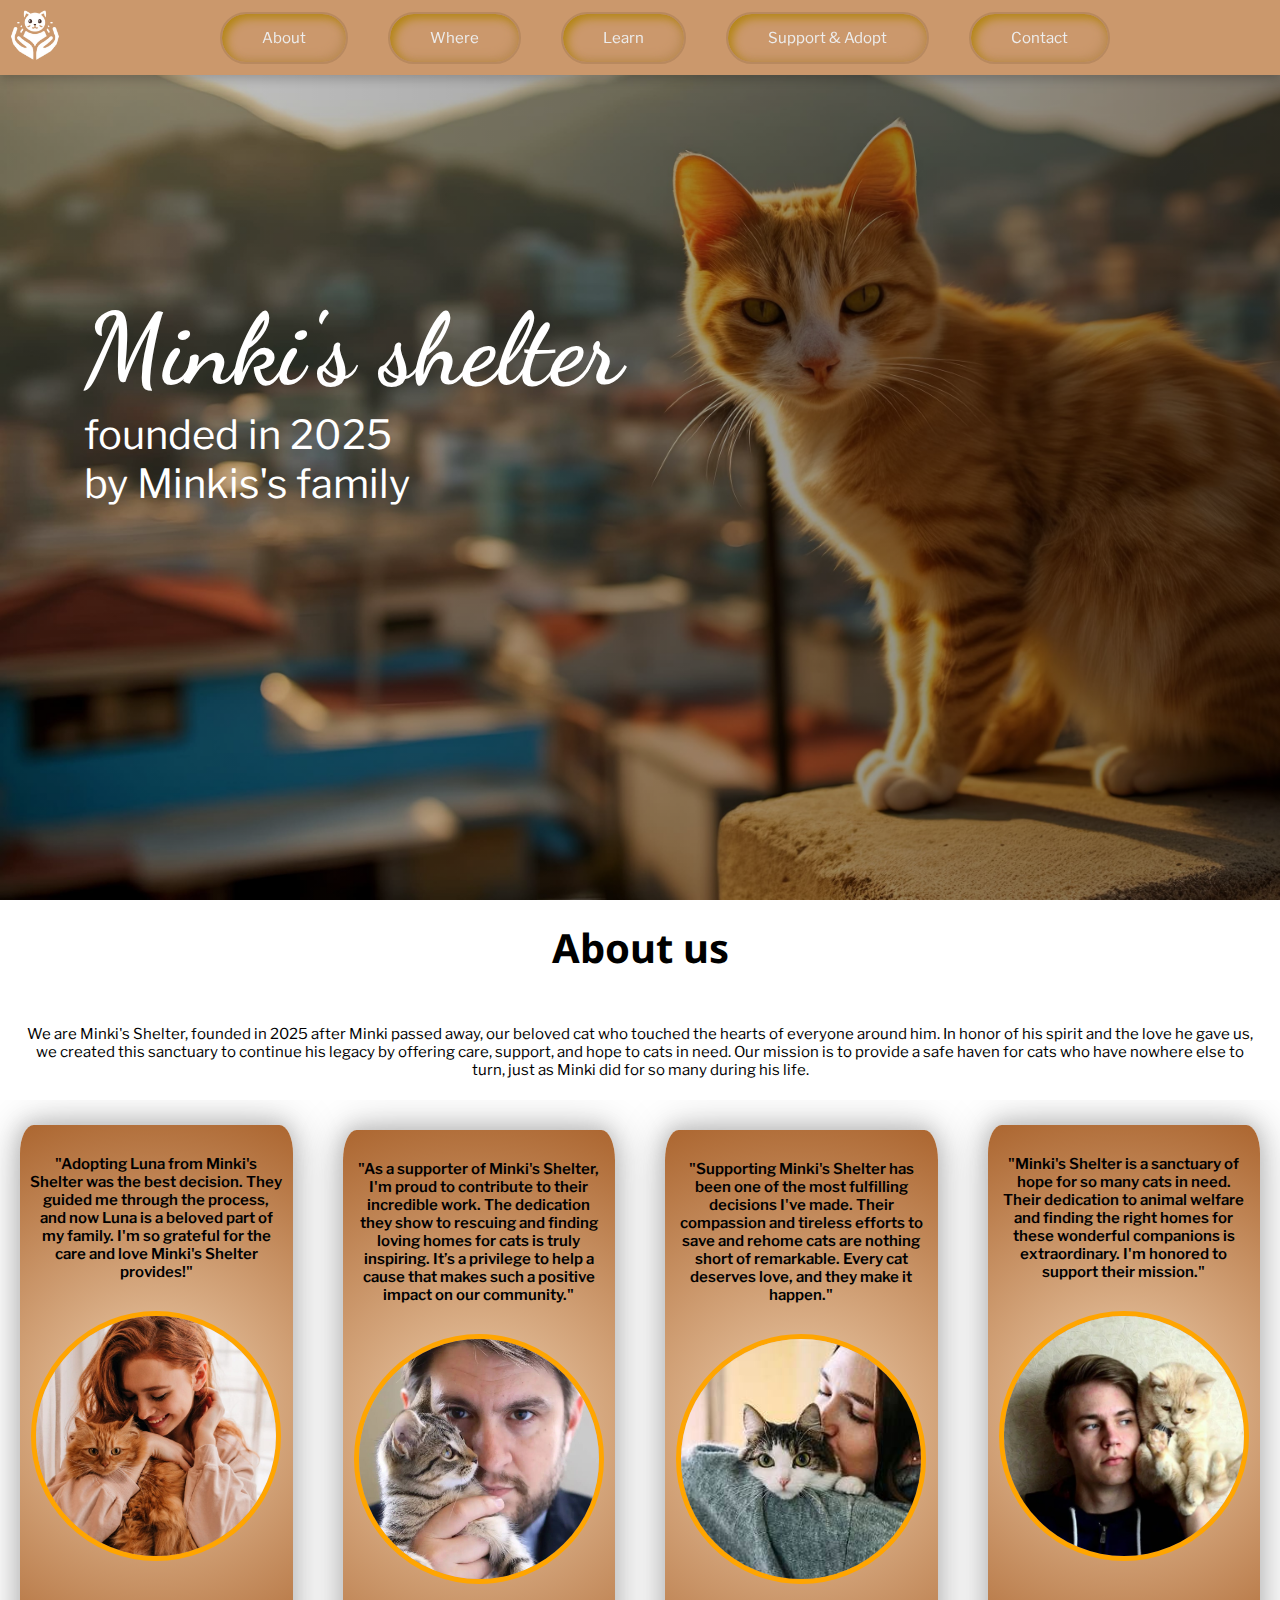
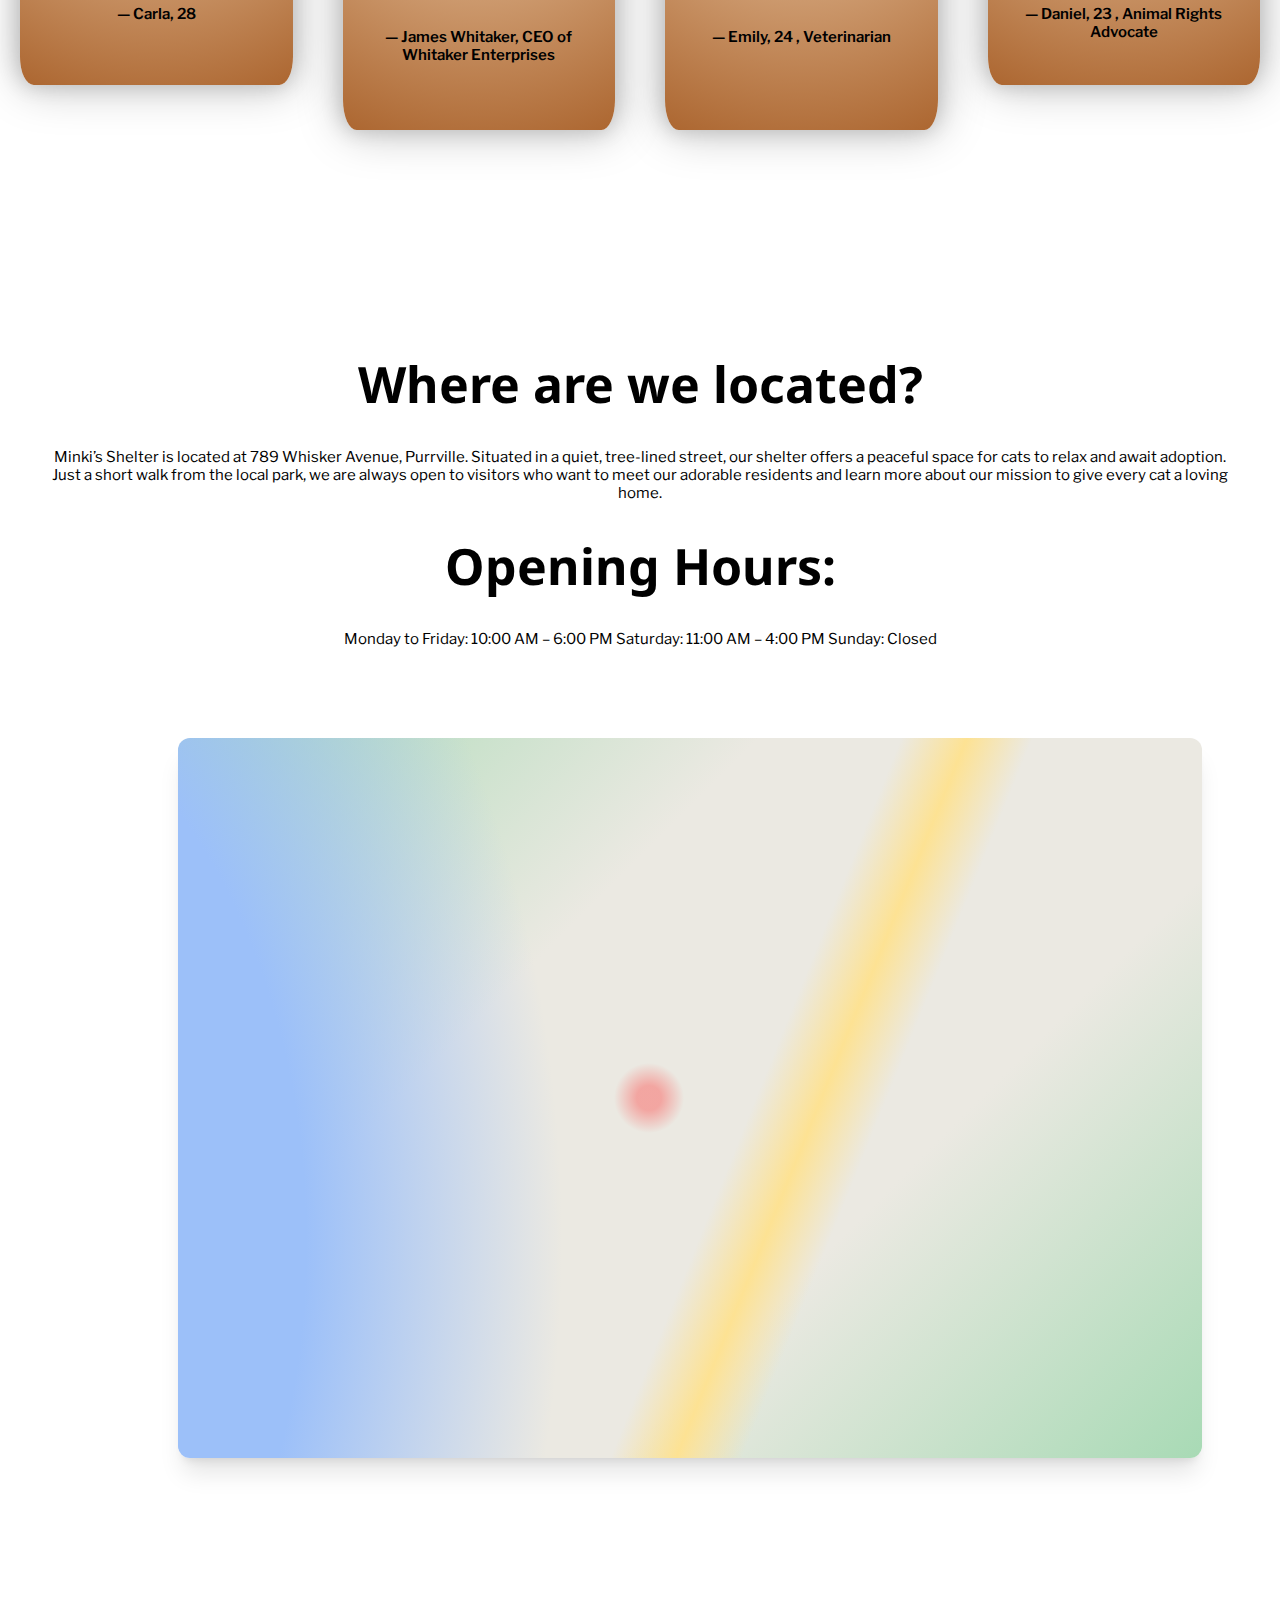
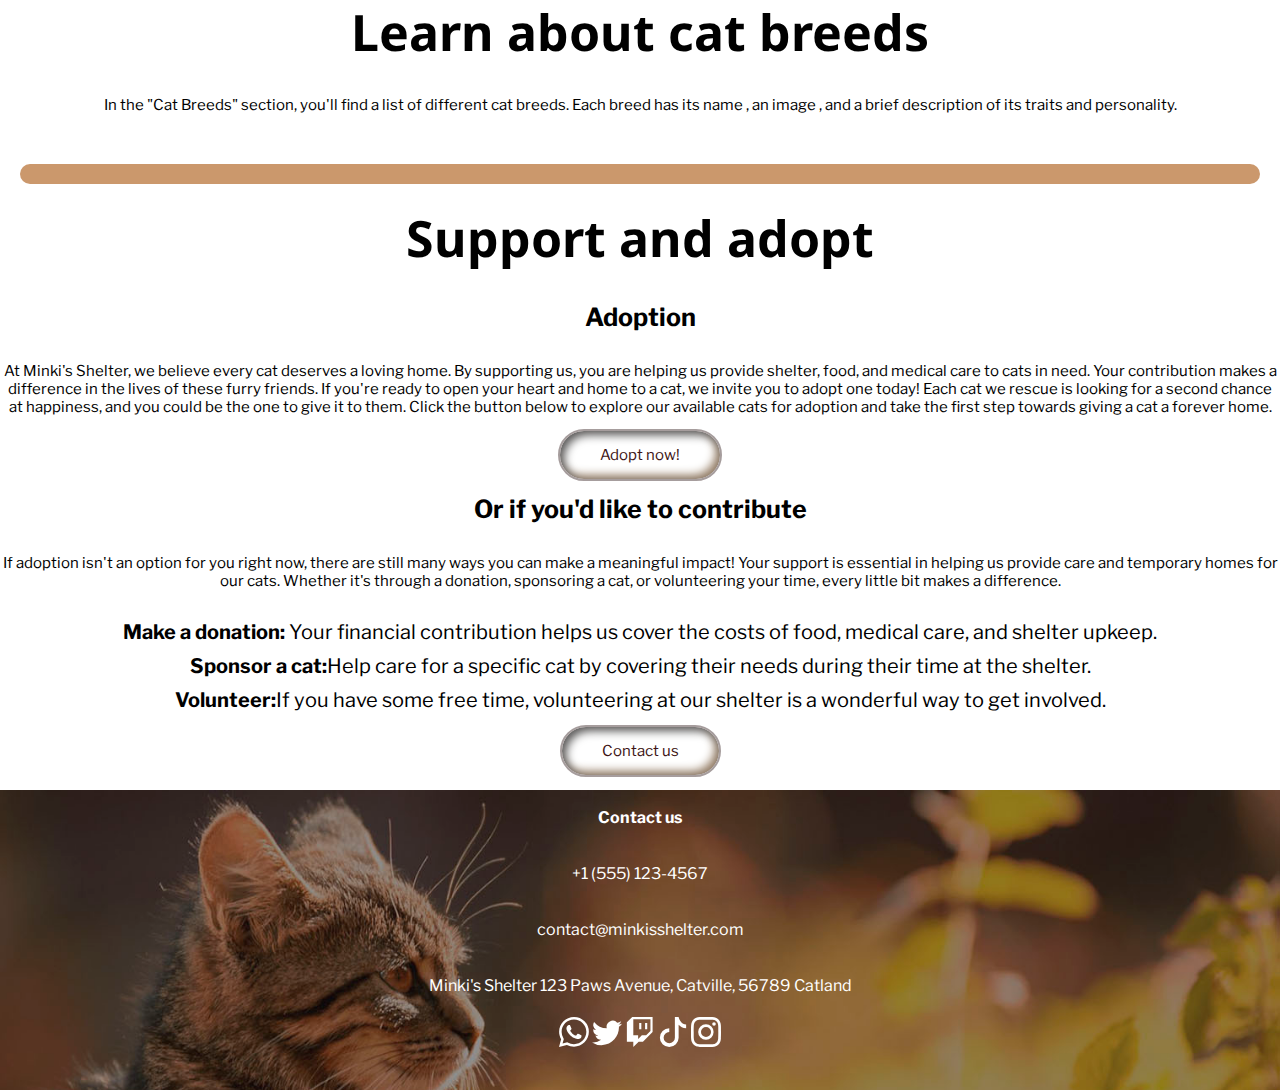
<file: index.html>
<!DOCTYPE html>
<html lang="es">
<head>
  <meta charset="UTF-8">
  <meta name="viewport" content="width=device-width, initial-scale=1.0">
  <title>Minki's shelter</title>
  <link rel="stylesheet" href="styles.css"/>
  <script type="module" src="api.js"></script>
</head>


<body>
  <nav class="navbar">
    <div class="brand">
      <img src="img/brand.png" width="50px" alt="Brand Logo" />
    </div>
    <div class="container-button">
      <a href="#about">About</a>
      <a href="#where">Where</a>
      <a href="#learn-text">Learn</a>
      <a href="#support-and-adopt">Support & Adopt</a>
      <a href="#contacto">Contact</a>
    </div>
  </nav>


  <main>
    <section class="portada">
      <div class="text-portada">
        <h2 id="texto-portada">Minki's shelter</h2>
        <span id="subtexto-portada"">
          founded in 2025
          <br />by Minkis's family
        </span>
      </div>
    </section>




    <section class="about" id="about">
        <div class="texto-about">
          <h2>About us</h2>
            <p>
              We are Minki's Shelter, founded in 2025 after Minki passed away, our beloved cat who touched the hearts of everyone around him. In honor of his spirit and the love he gave us, we created this sanctuary to continue his legacy by offering care, support, and hope to cats in need. Our mission is to provide a safe haven for cats who have nowhere else to turn, just as Minki did for so many during his life.              
            </p>
        </div>
        <div class="testimonios-container">
          <div class="testimonio-1">
              <p>"Adopting Luna from Minki's Shelter was the best decision. They guided me through the process, and now Luna is a beloved part of my family. I'm so grateful for the care and love Minki's Shelter provides!"</p>
              <img src="img/carla.jpg" alt="carla y luna">
              <p>— Carla, 28</p>
          </div>
        <div class="testimonio-2">
          <p>"As a supporter of Minki's Shelter, I'm proud to contribute to their incredible work. The dedication they show to rescuing and finding loving homes for cats is truly inspiring. It’s a privilege to help a cause that makes such a positive impact on our community."</p>
          <img src="img/empresario.jpg" alt="empresario y su gato">
          <p>— James Whitaker, CEO of Whitaker Enterprises</p>
        </div>
        <div class="testimonio-3">
          <p>"Supporting Minki's Shelter has been one of the most fulfilling decisions I've made. Their compassion and tireless efforts to save and rehome cats are nothing short of remarkable. Every cat deserves love, and they make it happen."</p>
          <img src="img/th.jpeg">
          <p>— Emily, 24 , Veterinarian</p>
        </div>
        <div class="testimonio-4">
          <p>"Minki's Shelter is a sanctuary of hope for so many cats in need. Their dedication to animal welfare and finding the right homes for these wonderful companions is extraordinary. I'm honored to support their mission."</p>
          <img src="img/depositphotos_614850520-stock-photo-portrait-of-a-teen-boy.jpg" alt="hombre acariciando a su gato">
          <p>— Daniel,  23 , Animal Rights Advocate</p>
        </div>
      </div>
    </section>
  

    <section class="where" id="where">
        <div class="where-text">
          <h2>Where are we located?</h2>
          <p> Minki’s Shelter is located at 789 Whisker Avenue, Purrville. Situated in a quiet, tree-lined street, our shelter offers a peaceful space for cats to relax and await adoption. Just a short walk from the local park, we are always open to visitors who want to meet our adorable residents and learn more about our mission to give every cat a loving home.</p>
          <h2>Opening Hours:</h2>
          <p>Monday to Friday: 10:00 AM – 6:00 PM   Saturday: 11:00 AM – 4:00 PM  Sunday: Closed </p>
        </div>
        <div class="box map-load-bg-blur">  
          <div class="fake-map"></div>
        </div>
    </section>

    <section class="learn-text" id="learn-text">
      <h2>Learn about cat breeds</h2>
      <p>In the "Cat Breeds" section, you'll find a list of different cat breeds. Each breed has its name , an image , and a brief description of its traits and personality. </p>
    </section>
    <section class="learn" id="learn">
      <div class="breed-list" id="breed-list"></div> 
    </section>


    <section class="support-and-adopt" id="support-and-adopt">
      <div class="sup-and-adopt-text">
        <h2>Support and adopt</h2>
        <h3>Adoption</h3>
        <p>At Minki's Shelter, we believe every cat deserves a loving home. By supporting us, you are helping us provide shelter, food, and medical care to cats in need. Your contribution makes a difference in the lives of these furry friends.
          If you're ready to open your heart and home to a cat, we invite you to adopt one today! Each cat we rescue is looking for a second chance at happiness, and you could be the one to give it to them.
          Click the button below to explore our available cats for adoption and take the first step towards giving a cat a forever home.</p>
        <a href="adoption.html" class="btn">Adopt now!</a>
        <h3>Or if you'd like to contribute</h3>
        <p>If adoption isn't an option for you right now, there are still many ways you can make a meaningful impact! Your support is essential in helping us provide care and temporary homes for our cats. Whether it's through a donation, sponsoring a cat, or volunteering your time, every little bit makes a difference.</p>
        <ul>
          <li><strong>Make a donation:</strong> Your financial contribution helps us cover the costs of food, medical care, and shelter upkeep.</li>
          <li><strong>Sponsor a cat:</strong>Help care for a specific cat by covering their needs during their time at the shelter.</li>
          <li><strong>Volunteer:</strong>If you have some free time, volunteering at our shelter is a wonderful way to get involved.</li>
        </ul> 
        <a href="#contacto">Contact us</a>
      </div>
    </section>


    <section class="contacto" id="contacto">
      <h4>Contact us</h4>
      <p>+1 (555) 123-4567</p>
      <p>contact@minkisshelter.com</p>
      <p>Minki's Shelter
        123 Paws Avenue, Catville, 56789
        Catland</p>
      <svg xmlns="http://www.w3.org/2000/svg" width="30" height="30" fill="currentColor" class="bi bi-whatsapp" viewBox="0 0 16 16">
        <path d="M13.601 2.326A7.85 7.85 0 0 0 7.994 0C3.627 0 .068 3.558.064 7.926c0 1.399.366 2.76 1.057 3.965L0 16l4.204-1.102a7.9 7.9 0 0 0 3.79.965h.004c4.368 0 7.926-3.558 7.93-7.93A7.9 7.9 0 0 0 13.6 2.326zM7.994 14.521a6.6 6.6 0 0 1-3.356-.92l-.24-.144-2.494.654.666-2.433-.156-.251a6.56 6.56 0 0 1-1.007-3.505c0-3.626 2.957-6.584 6.591-6.584a6.56 6.56 0 0 1 4.66 1.931 6.56 6.56 0 0 1 1.928 4.66c-.004 3.639-2.961 6.592-6.592 6.592m3.615-4.934c-.197-.099-1.17-.578-1.353-.646-.182-.065-.315-.099-.445.099-.133.197-.513.646-.627.775-.114.133-.232.148-.43.05-.197-.1-.836-.308-1.592-.985-.59-.525-.985-1.175-1.103-1.372-.114-.198-.011-.304.088-.403.087-.088.197-.232.296-.346.1-.114.133-.198.198-.33.065-.134.034-.248-.015-.347-.05-.099-.445-1.076-.612-1.47-.16-.389-.323-.335-.445-.34-.114-.007-.247-.007-.38-.007a.73.73 0 0 0-.529.247c-.182.198-.691.677-.691 1.654s.71 1.916.81 2.049c.098.133 1.394 2.132 3.383 2.992.47.205.84.326 1.129.418.475.152.904.129 1.246.08.38-.058 1.171-.48 1.338-.943.164-.464.164-.86.114-.943-.049-.084-.182-.133-.38-.232"/>
      </svg>
      <svg xmlns="http://www.w3.org/2000/svg" width="30" height="30"  fill="currentColor" class="bi bi-twitter" viewBox="0 0 16 16">
        <path d="M5.026 15c6.038 0 9.341-5.003 9.341-9.334q.002-.211-.006-.422A6.7 6.7 0 0 0 16 3.542a6.7 6.7 0 0 1-1.889.518 3.3 3.3 0 0 0 1.447-1.817 6.5 6.5 0 0 1-2.087.793A3.286 3.286 0 0 0 7.875 6.03a9.32 9.32 0 0 1-6.767-3.429 3.29 3.29 0 0 0 1.018 4.382A3.3 3.3 0 0 1 .64 6.575v.045a3.29 3.29 0 0 0 2.632 3.218 3.2 3.2 0 0 1-.865.115 3 3 0 0 1-.614-.057 3.28 3.28 0 0 0 3.067 2.277A6.6 6.6 0 0 1 .78 13.58a6 6 0 0 1-.78-.045A9.34 9.34 0 0 0 5.026 15"/>
      </svg>
      <svg xmlns="http://www.w3.org/2000/svg" width="30" height="30" fill="currentColor" class="bi bi-twitch" viewBox="0 0 16 16">
        <path d="M3.857 0 1 2.857v10.286h3.429V16l2.857-2.857H9.57L14.714 8V0zm9.714 7.429-2.285 2.285H9l-2 2v-2H4.429V1.143h9.142z"/>
        <path d="M11.857 3.143h-1.143V6.57h1.143zm-3.143 0H7.571V6.57h1.143z"/>
      </svg>
      <svg xmlns="http://www.w3.org/2000/svg" width="30" height="30" fill="currentColor" class="bi bi-tiktok" viewBox="0 0 16 16">
        <path d="M9 0h1.98c.144.715.54 1.617 1.235 2.512C12.895 3.389 13.797 4 15 4v2c-1.753 0-3.07-.814-4-1.829V11a5 5 0 1 1-5-5v2a3 3 0 1 0 3 3z"/>
      </svg>
      <svg xmlns="http://www.w3.org/2000/svg" width="30" height="30"  fill="currentColor" class="bi bi-instagram" viewBox="0 0 16 16">
        <path d="M8 0C5.829 0 5.556.01 4.703.048 3.85.088 3.269.222 2.76.42a3.9 3.9 0 0 0-1.417.923A3.9 3.9 0 0 0 .42 2.76C.222 3.268.087 3.85.048 4.7.01 5.555 0 5.827 0 8.001c0 2.172.01 2.444.048 3.297.04.852.174 1.433.372 1.942.205.526.478.972.923 1.417.444.445.89.719 1.416.923.51.198 1.09.333 1.942.372C5.555 15.99 5.827 16 8 16s2.444-.01 3.298-.048c.851-.04 1.434-.174 1.943-.372a3.9 3.9 0 0 0 1.416-.923c.445-.445.718-.891.923-1.417.197-.509.332-1.09.372-1.942C15.99 10.445 16 10.173 16 8s-.01-2.445-.048-3.299c-.04-.851-.175-1.433-.372-1.941a3.9 3.9 0 0 0-.923-1.417A3.9 3.9 0 0 0 13.24.42c-.51-.198-1.092-.333-1.943-.372C10.443.01 10.172 0 7.998 0zm-.717 1.442h.718c2.136 0 2.389.007 3.232.046.78.035 1.204.166 1.486.275.373.145.64.319.92.599s.453.546.598.92c.11.281.24.705.275 1.485.039.843.047 1.096.047 3.231s-.008 2.389-.047 3.232c-.035.78-.166 1.203-.275 1.485a2.5 2.5 0 0 1-.599.919c-.28.28-.546.453-.92.598-.28.11-.704.24-1.485.276-.843.038-1.096.047-3.232.047s-2.39-.009-3.233-.047c-.78-.036-1.203-.166-1.485-.276a2.5 2.5 0 0 1-.92-.598 2.5 2.5 0 0 1-.6-.92c-.109-.281-.24-.705-.275-1.485-.038-.843-.046-1.096-.046-3.233s.008-2.388.046-3.231c.036-.78.166-1.204.276-1.486.145-.373.319-.64.599-.92s.546-.453.92-.598c.282-.11.705-.24 1.485-.276.738-.034 1.024-.044 2.515-.045zm4.988 1.328a.96.96 0 1 0 0 1.92.96.96 0 0 0 0-1.92m-4.27 1.122a4.109 4.109 0 1 0 0 8.217 4.109 4.109 0 0 0 0-8.217m0 1.441a2.667 2.667 0 1 1 0 5.334 2.667 2.667 0 0 1 0-5.334"/>
      </svg>
    </section>

  </main>
</body>
</html>
</file>
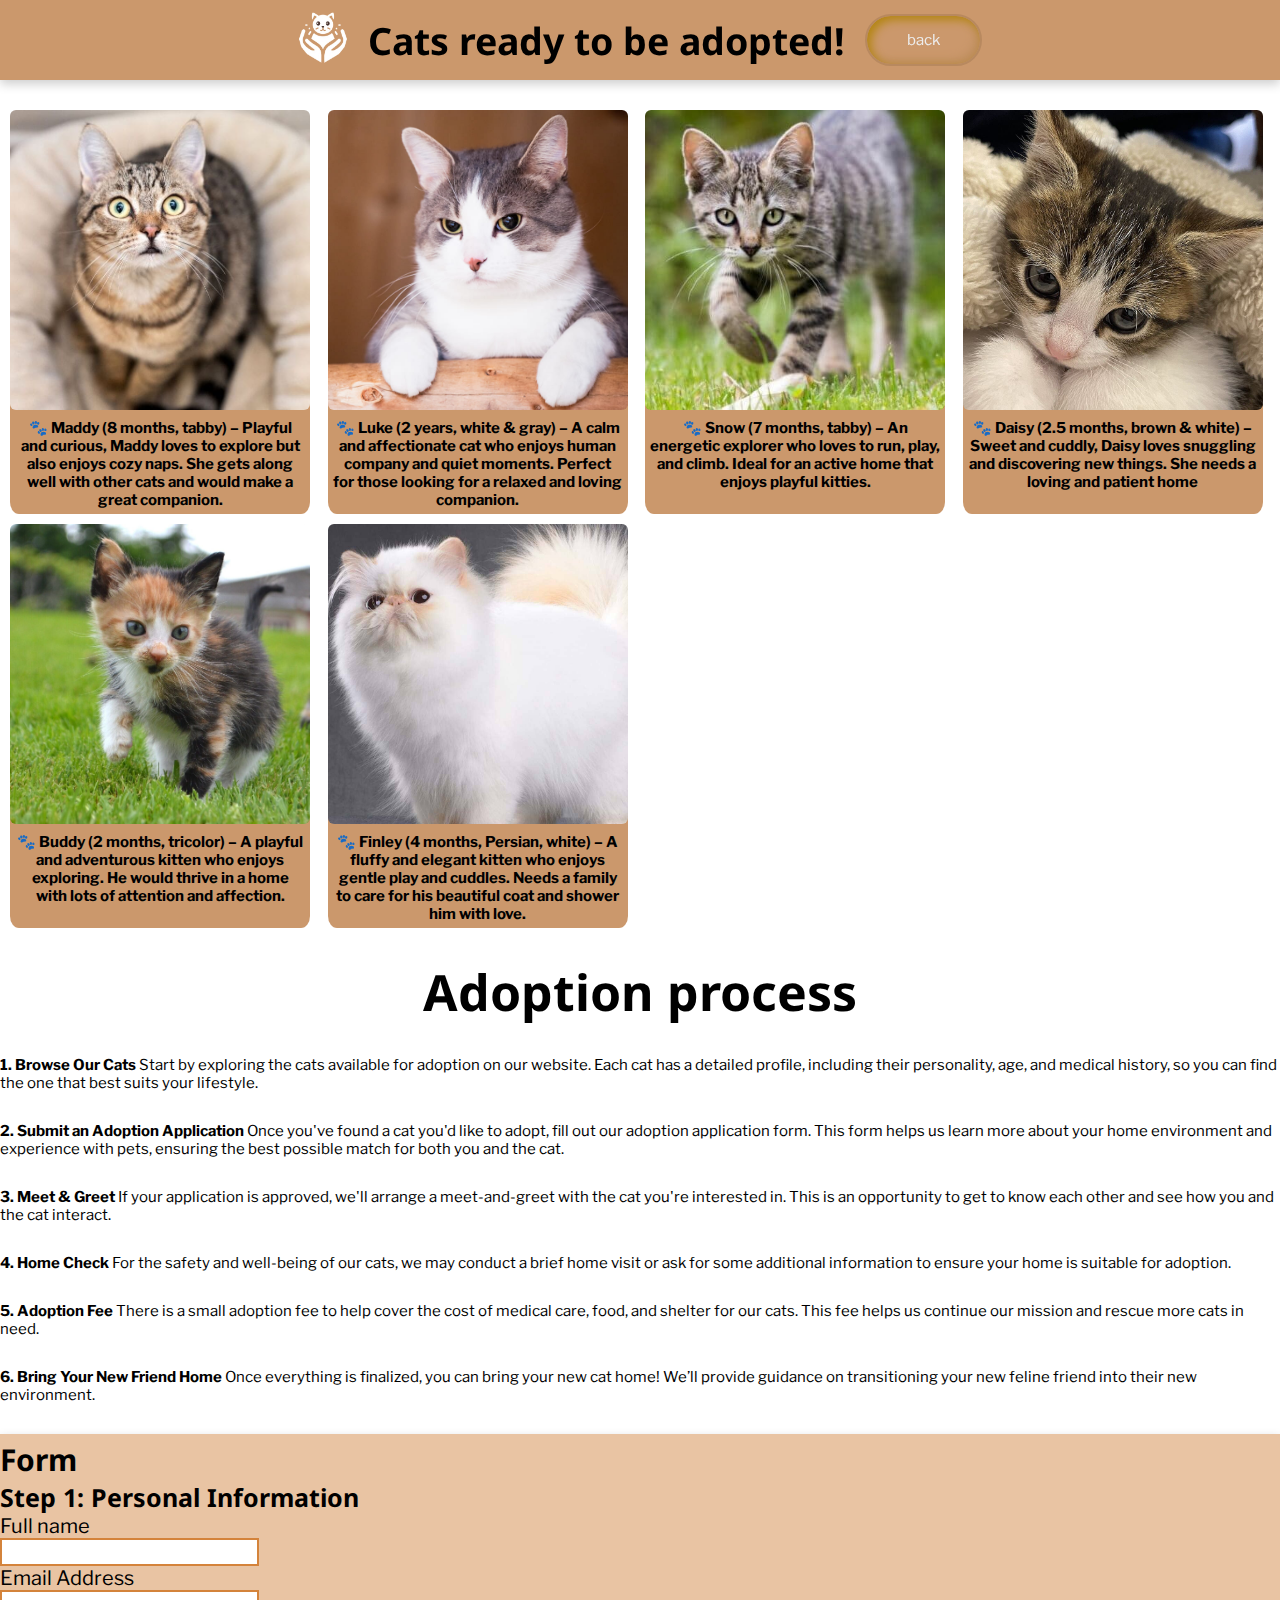
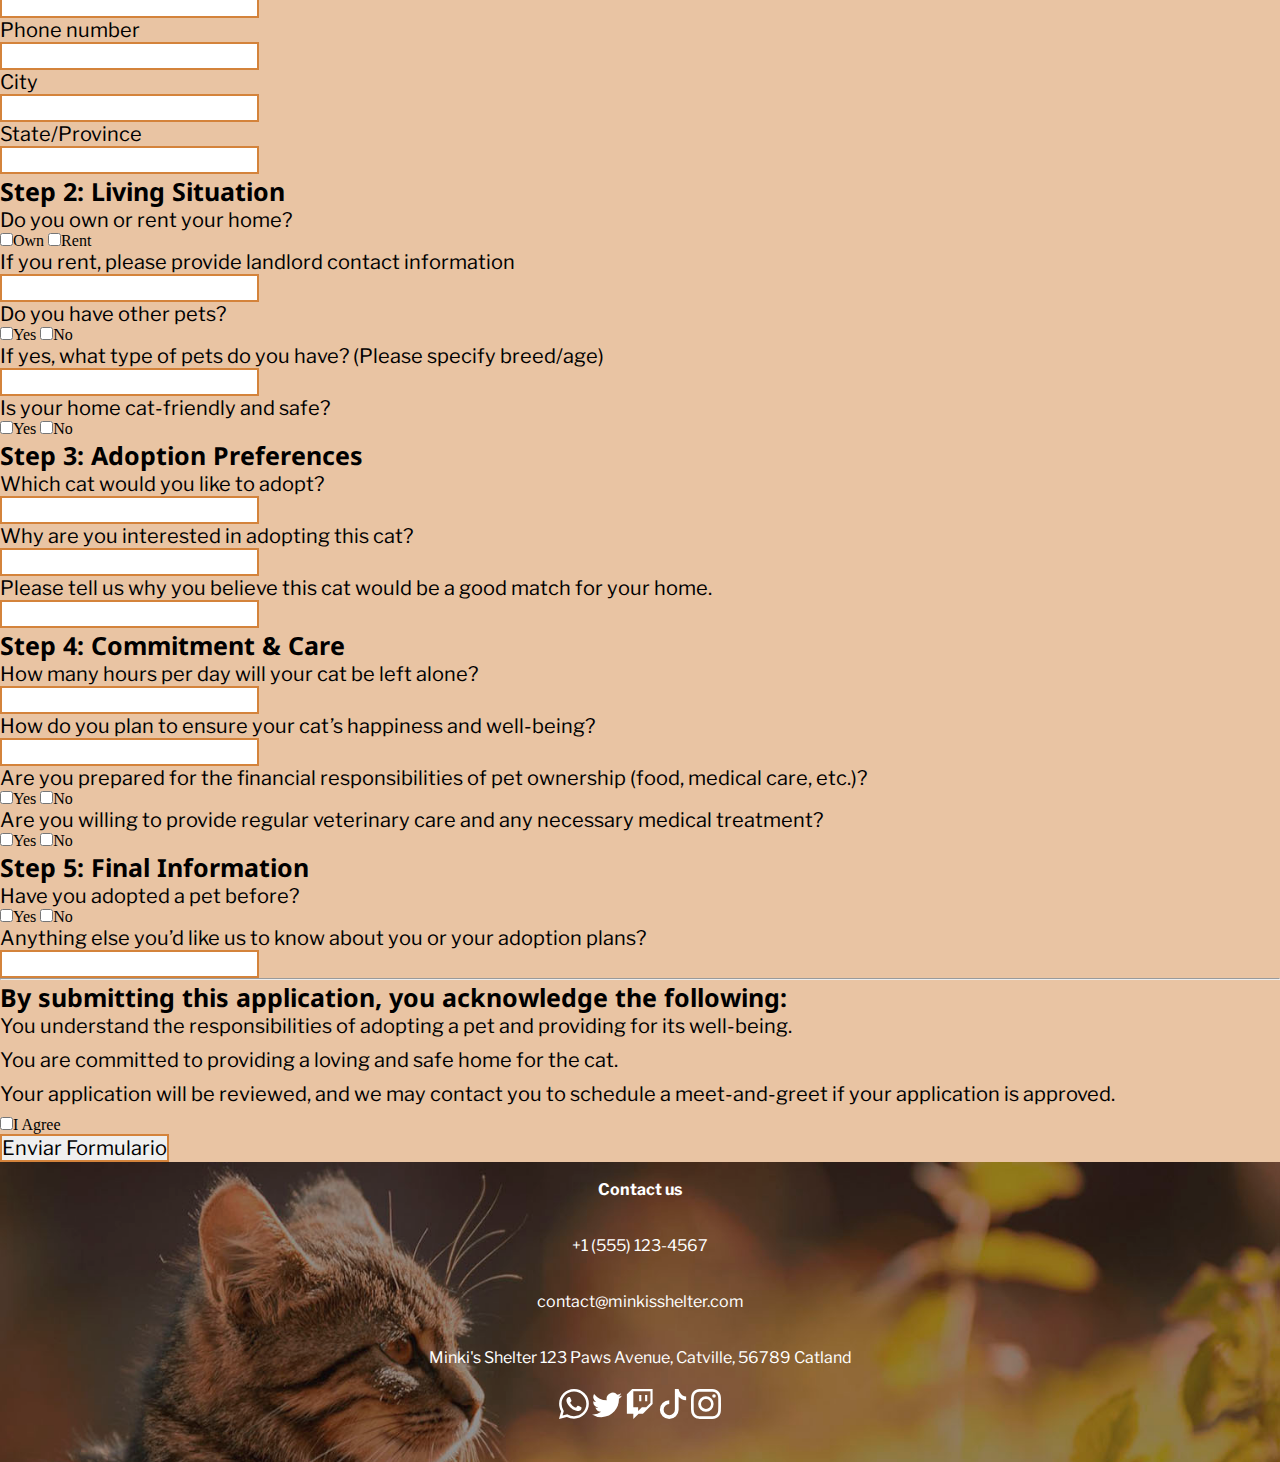
<file: adoption.html>
<!DOCTYPE html>
<html lang="es">
<head>
    <meta charset="UTF-8">
    <meta name="viewport" content="width=device-width, initial-scale=1.0">
    <title>adopt a paw</title>
    <link rel="stylesheet" href="styles.css"/>
</head>

<body>
    <section class="titulo">
        <div class="brand">
            <img src="img/brand.png" width="50px" alt="Brand Logo" />
        </div>
        <div class="texttitulo">
            <h2> Cats ready to be adopted! </h2>
        </div>
        <div class="back">
            <a href="index.html">back</a>
        </div>
    </section>
    <section class="fotos2">
        <div class="gato1">
            <img src="img/gato 1.jpg" alt="gato 1">
            <h4>🐾 Maddy (8 months, tabby) – Playful and curious, Maddy loves to explore but also enjoys cozy naps. She gets along well with other cats and would make a great companion.</h4>
        </div>
        <div class="gato2">
            <img src="img/gato 2.jpg" alt="gato 2">
            <h4>🐾 Luke (2 years, white & gray) – A calm and affectionate cat who enjoys human company and quiet moments. Perfect for those looking for a relaxed and loving companion.</h4>
        </div>
        <div class="gato3">
            <img src="img/gato 3.jpeg" alt="gato 3">
            <h4>🐾 Snow (7 months, tabby) – An energetic explorer who loves to run, play, and climb. Ideal for an active home that enjoys playful kitties.</h4>
        </div>
        <div class="gato4">
            <img src="img/gato 4.jpg" alt="gato 4">
            <h4>🐾 Daisy (2.5 months, brown & white) – Sweet and cuddly, Daisy loves snuggling and discovering new things. She needs a loving and patient home</h4>
        </div>
        <div class="gato5">
            <img src="img/gato 5.jpg" alt="gato 5">
            <h4>🐾 Buddy (2 months, tricolor) – A playful and adventurous kitten who enjoys exploring. He would thrive in a home with lots of attention and affection.</h4>
        </div>
        <div class="gato6">
            <img src="img/gato 6.jpg" alt="gato 6">
            <h4>🐾 Finley (4 months, Persian, white) – A fluffy and elegant kitten who enjoys gentle play and cuddles. Needs a family to care for his beautiful coat and shower him with love.</h4>
        </div>
    </section>
    <section class="proceso-adopcion">
        <h2>Adoption process</h2>
        <p><strong>1. Browse Our Cats</strong>
            Start by exploring the cats available for adoption on our website. Each cat has a detailed profile, including their personality, age, and medical history, so you can find the one that best suits your lifestyle.</p>
            
        <p><strong>2. Submit an Adoption Application</strong>
            Once you've found a cat you'd like to adopt, fill out our adoption application form. This form helps us learn more about your home environment and experience with pets, ensuring the best possible match for both you and the cat.</p>
            
        <p><strong>3. Meet & Greet</strong>
            If your application is approved, we'll arrange a meet-and-greet with the cat you're interested in. This is an opportunity to get to know each other and see how you and the cat interact.</p>
            
        <p><strong>4. Home Check</strong>
            For the safety and well-being of our cats, we may conduct a brief home visit or ask for some additional information to ensure your home is suitable for adoption.</p>
            
        <p><strong>5. Adoption Fee</strong>
            There is a small adoption fee to help cover the cost of medical care, food, and shelter for our cats. This fee helps us continue our mission and rescue more cats in need.</p>
            
        <p><strong>6. Bring Your New Friend Home</strong>
            Once everything is finalized, you can bring your new cat home! We’ll provide guidance on transitioning your new feline friend into their new environment.</p>
    </section>
    <section class="formulario">
        <div class="first-form">
            <h2>Form</h2>
            <form>
                <h3>Step 1: Personal Information</h3>
                <label>Full name</label><br>
                <input type="text"/><br/>
                <label>Email Address</label><br>
                <input type="text"/><br>
                <label>Phone number</label><br>
                <input type="number"/><br>
                <label>City</label><br>
                <input type="text"/><br>
                <label>State/Province</label><br>
                <input type="text"/><br>
                <h3>Step 2: Living Situation</h3>
                <label>Do you own or rent your home?</label><br>
                <input type="checkbox"/>Own
                <input type="checkbox"/>Rent<br>
                <label>If you rent, please provide landlord contact information</label><br>
                <input type="text"/><br>
                <label>Do you have other pets?</label><br>
                <input type="checkbox"/>Yes
                <input type="checkbox"/>No<br>
                <label>If yes, what type of pets do you have? (Please specify breed/age)</label><br>
                <input type="text"/><br>
                <label>Is your home cat-friendly and safe?</label><br>
                <input type="checkbox"/>Yes
                <input type="checkbox"/>No<br>
                <h3>Step 3: Adoption Preferences</h3>
                <label>Which cat would you like to adopt?</label><br>
                <input type="text"/><br>
                <label>Why are you interested in adopting this cat?</label><br>
                <input type="text"/><br>
                <label>Please tell us why you believe this cat would be a good match for your home.</label><br>
                <input type="text"/><br>
                <h3>Step 4: Commitment & Care</h3>
                <label>How many hours per day will your cat be left alone?</label><br>
                <input type="text"/><br>
                <label>How do you plan to ensure your cat’s happiness and well-being?</label><br>
                <input type="text"/><br>
                <label>Are you prepared for the financial responsibilities of pet ownership (food, medical care, etc.)?</label><br>
                <input type="checkbox"/>Yes
                <input type="checkbox"/>No<br>
                <label>Are you willing to provide regular veterinary care and any necessary medical treatment?</label><br>
                <input type="checkbox"/>Yes
                <input type="checkbox"/>No<br>
                <h3>Step 5: Final Information</h3>
                <label>Have you adopted a pet before?</label><br>
                <input type="checkbox"/>Yes
                <input type="checkbox"/>No<br>
                <label>Anything else you’d like us to know about you or your adoption plans?</label><br>
                <input type="text"/><br>
                <hr>
                <h3>By submitting this application, you acknowledge the following:</h3>
                <ul>
                    <li>You understand the responsibilities of adopting a pet and providing for its well-being.</li>
                    <li>You are committed to providing a loving and safe home for the cat.</li>
                    <li>Your application will be reviewed, and we may contact you to schedule a meet-and-greet if your application is approved.</li>
                </ul>
                <input type="checkbox" required>I Agree<br>
                <input type="submit" value="Enviar Formulario">
            </form>
        </div>    
    </section>
    <section class="contacto" id="contacto">
        <h4>Contact us</h4>
        <p>+1 (555) 123-4567</p>
        <p>contact@minkisshelter.com</p>
        <p>Minki's Shelter
        123 Paws Avenue, Catville, 56789
        Catland</p>
        <svg xmlns="http://www.w3.org/2000/svg" width="30" height="30" fill="currentColor" class="bi bi-whatsapp" viewBox="0 0 16 16">
        <path d="M13.601 2.326A7.85 7.85 0 0 0 7.994 0C3.627 0 .068 3.558.064 7.926c0 1.399.366 2.76 1.057 3.965L0 16l4.204-1.102a7.9 7.9 0 0 0 3.79.965h.004c4.368 0 7.926-3.558 7.93-7.93A7.9 7.9 0 0 0 13.6 2.326zM7.994 14.521a6.6 6.6 0 0 1-3.356-.92l-.24-.144-2.494.654.666-2.433-.156-.251a6.56 6.56 0 0 1-1.007-3.505c0-3.626 2.957-6.584 6.591-6.584a6.56 6.56 0 0 1 4.66 1.931 6.56 6.56 0 0 1 1.928 4.66c-.004 3.639-2.961 6.592-6.592 6.592m3.615-4.934c-.197-.099-1.17-.578-1.353-.646-.182-.065-.315-.099-.445.099-.133.197-.513.646-.627.775-.114.133-.232.148-.43.05-.197-.1-.836-.308-1.592-.985-.59-.525-.985-1.175-1.103-1.372-.114-.198-.011-.304.088-.403.087-.088.197-.232.296-.346.1-.114.133-.198.198-.33.065-.134.034-.248-.015-.347-.05-.099-.445-1.076-.612-1.47-.16-.389-.323-.335-.445-.34-.114-.007-.247-.007-.38-.007a.73.73 0 0 0-.529.247c-.182.198-.691.677-.691 1.654s.71 1.916.81 2.049c.098.133 1.394 2.132 3.383 2.992.47.205.84.326 1.129.418.475.152.904.129 1.246.08.38-.058 1.171-.48 1.338-.943.164-.464.164-.86.114-.943-.049-.084-.182-.133-.38-.232"/>
        </svg>
        <svg xmlns="http://www.w3.org/2000/svg" width="30" height="30"  fill="currentColor" class="bi bi-twitter" viewBox="0 0 16 16">
        <path d="M5.026 15c6.038 0 9.341-5.003 9.341-9.334q.002-.211-.006-.422A6.7 6.7 0 0 0 16 3.542a6.7 6.7 0 0 1-1.889.518 3.3 3.3 0 0 0 1.447-1.817 6.5 6.5 0 0 1-2.087.793A3.286 3.286 0 0 0 7.875 6.03a9.32 9.32 0 0 1-6.767-3.429 3.29 3.29 0 0 0 1.018 4.382A3.3 3.3 0 0 1 .64 6.575v.045a3.29 3.29 0 0 0 2.632 3.218 3.2 3.2 0 0 1-.865.115 3 3 0 0 1-.614-.057 3.28 3.28 0 0 0 3.067 2.277A6.6 6.6 0 0 1 .78 13.58a6 6 0 0 1-.78-.045A9.34 9.34 0 0 0 5.026 15"/>
        </svg>
        <svg xmlns="http://www.w3.org/2000/svg" width="30" height="30" fill="currentColor" class="bi bi-twitch" viewBox="0 0 16 16">
        <path d="M3.857 0 1 2.857v10.286h3.429V16l2.857-2.857H9.57L14.714 8V0zm9.714 7.429-2.285 2.285H9l-2 2v-2H4.429V1.143h9.142z"/>
        <path d="M11.857 3.143h-1.143V6.57h1.143zm-3.143 0H7.571V6.57h1.143z"/>
        </svg>
        <svg xmlns="http://www.w3.org/2000/svg" width="30" height="30" fill="currentColor" class="bi bi-tiktok" viewBox="0 0 16 16">
        <path d="M9 0h1.98c.144.715.54 1.617 1.235 2.512C12.895 3.389 13.797 4 15 4v2c-1.753 0-3.07-.814-4-1.829V11a5 5 0 1 1-5-5v2a3 3 0 1 0 3 3z"/>
        </svg>
        <svg xmlns="http://www.w3.org/2000/svg" width="30" height="30"  fill="currentColor" class="bi bi-instagram" viewBox="0 0 16 16">
        <path d="M8 0C5.829 0 5.556.01 4.703.048 3.85.088 3.269.222 2.76.42a3.9 3.9 0 0 0-1.417.923A3.9 3.9 0 0 0 .42 2.76C.222 3.268.087 3.85.048 4.7.01 5.555 0 5.827 0 8.001c0 2.172.01 2.444.048 3.297.04.852.174 1.433.372 1.942.205.526.478.972.923 1.417.444.445.89.719 1.416.923.51.198 1.09.333 1.942.372C5.555 15.99 5.827 16 8 16s2.444-.01 3.298-.048c.851-.04 1.434-.174 1.943-.372a3.9 3.9 0 0 0 1.416-.923c.445-.445.718-.891.923-1.417.197-.509.332-1.09.372-1.942C15.99 10.445 16 10.173 16 8s-.01-2.445-.048-3.299c-.04-.851-.175-1.433-.372-1.941a3.9 3.9 0 0 0-.923-1.417A3.9 3.9 0 0 0 13.24.42c-.51-.198-1.092-.333-1.943-.372C10.443.01 10.172 0 7.998 0zm-.717 1.442h.718c2.136 0 2.389.007 3.232.046.78.035 1.204.166 1.486.275.373.145.64.319.92.599s.453.546.598.92c.11.281.24.705.275 1.485.039.843.047 1.096.047 3.231s-.008 2.389-.047 3.232c-.035.78-.166 1.203-.275 1.485a2.5 2.5 0 0 1-.599.919c-.28.28-.546.453-.92.598-.28.11-.704.24-1.485.276-.843.038-1.096.047-3.232.047s-2.39-.009-3.233-.047c-.78-.036-1.203-.166-1.485-.276a2.5 2.5 0 0 1-.92-.598 2.5 2.5 0 0 1-.6-.92c-.109-.281-.24-.705-.275-1.485-.038-.843-.046-1.096-.046-3.233s.008-2.388.046-3.231c.036-.78.166-1.204.276-1.486.145-.373.319-.64.599-.92s.546-.453.92-.598c.282-.11.705-.24 1.485-.276.738-.034 1.024-.044 2.515-.045zm4.988 1.328a.96.96 0 1 0 0 1.92.96.96 0 0 0 0-1.92m-4.27 1.122a4.109 4.109 0 1 0 0 8.217 4.109 4.109 0 0 0 0-8.217m0 1.441a2.667 2.667 0 1 1 0 5.334 2.667 2.667 0 0 1 0-5.334"/>
        </svg>
    </section>
</body>
</html>
</file>
<file: styles.css>
@import url('https://fonts.googleapis.com/css2?family=Libre+Franklin:ital,wght@0,100..900;1,100..900&display=swap');
@import url('https://fonts.googleapis.com/css2?family=Dancing+Script:wght@400..700&display=swap');
@import url('https://fonts.googleapis.com/css2?family=Noto+Sans:ital,wght@0,100..900;1,100..900&display=swap');
*{
    padding: 0;
    margin: 0;
    box-sizing: border-box;
}


/* Navegador */
nav{
    display: grid;
    grid-template-columns:50px 1fr ;
    width: 100%;
    background-color: #CB986C;
    position: fixed;
    top:0;
    left:0;
    box-shadow: 0px 4px 10px rgba(0, 0, 0, 0.2);
    z-index: 1000;
}
.container-button {
    display: flex;
    justify-content: center;
    gap: 40px;
    width: 100%;
    align-items: center;
    font-size: 20px;
    font-weight: 400;

}

.container-button a{
    text-decoration: none;
    font-family: "Libre Franklin", serif;
    border-radius: 50px;
    box-shadow: inset 4px 4px 10px #b48613, inset -4px -4px 10px #bd8d5d;
    color: #ededed;
    cursor: pointer;
    font-size: 15px;
    padding: 15px 40px;
    transition: all 0.2s ease-in-out;
    border: 2px solid #b8895f;
}
.navbar{
    display: flex;
    padding: 10px;
    
}

.container-button a:hover {
    box-shadow: inset 2px 2px 5px #bcbcbc, inset -2px -2px 5px #ffffff, 2px 2px 5px #bcbcbc, -2px -2px 5px #b27c2cde;
    }

.container-button a:focus{
    outline: none;
    box-shadow: inset 2px 2px 5px #bcbcbc, inset -2px -2px 5px #ffffff, 2px 2px 5px #bcbcbc, -2px -2px 5px #ffffff;
}

/* imagen y portada*/
.portada {

    background-image:linear-gradient(to right,rgb(0 0 0/.2),rgb(0 0 0 /.5)),url(img/portada.jpg);
    width:10;
    height: 100vh;
    background-repeat: no-repeat;
    background-size: cover;
    z-index: -1;
    position:relative;
}
.text-portada {
    z-index: 1;
    position: absolute; 
    top: 30%;
    left: 5%; 
    z-index: 1; 
    width:50%; 
    padding: 20px; 
    color:white
}

.text-portada h2{
    font-family: "Dancing Script", serif;
    font-size: 100px;
}

.text-portada span{
    font-family: "Libre Franklin", serif;
    font-size: 40px;
}

/*about*/
.about {
    height: 100dvh;
    position: relative;

}
.texto-about {
    text-align: center;
    height: 200px;
    margin-bottom: 0%;
    width: 100%;
    padding: 20px;
}

.about p{
    font-size: 15px;
    font-family: "Libre Franklin", serif; ;
}
.about h2{
    margin-bottom: 50px;
    font-size: 40px;
    font-family: "Noto Sans", serif;
}
.degrade{
    height: 100%;
}
.degrade img {
    margin-top:200px;
    margin-left: 40px;
    height: 500px;
    width: 1820px;
    border-radius: 50px;
}

/* testionios*/
.testimonios-container{
    display: flex;
    position: absolute;
    text-align: center;
    z-index: 1;
    width: 100%;
    justify-content: center; /*lo centra*/
    gap: 50px;
    height: 1200px;
    padding:20px;
    overflow: hidden;
}

.testimonio-1,.testimonio-4{
    background-color: rgb(255, 255, 255);
    margin-top: 5px;

    margin-bottom: 5px;
    border-radius: 5%;
    width: 400px;
    height: 560px;
    box-shadow:1px 1px 47px #bcbcbc,
                -1px -1px 20px #bcbcbc;
    flex-flow: column wrap;
    font-weight:600;
    background: rgb(238,207,174);
    background: radial-gradient(circle, rgba(238,207,174,1) 0%, rgba(172,102,48,1) 100%);
}

.testimonio-2,.testimonio-3{
    background-color: rgb(255, 255, 255);
    margin-top: 10px;
    margin-bottom: 10px;
    border-radius: 5%;
    width: 400px;
    height: 600px;
    font-weight:600;
    flex-flow: column wrap;
    box-shadow:1px 1px 47px #bcbcbc,
                -1px -1px 20px #bcbcbc;
    background: rgb(238,207,174);
    background: radial-gradient(circle, rgba(238,207,174,1) 0%, rgba(172,102,48,1) 100%);

}

.testimonios-container img{
    width: 250px;
    margin-top: 30px;
    margin-bottom: 10px;
    border: 5px solid orange ;
    border-radius: 50%;
}
.testimonios-container p {
    margin-left: 10px;
    margin-right: 10px;
    margin-top: 30px;
}


/*where*/
.where{
    height:100%;
    position: relative;
    padding: 50px;
    margin-top: 100px;
}

.where-text {
    text-align: center;
}

.where-text h2{
    font-family:"Noto Sans", serif;
    font-size:50px ;
    margin-bottom: 30px;
}

.where-text p{
    font-family: "Libre Franklin", serif;
    font-size: 15px;
    margin-bottom: 30px;
}
.where-text img{
    margin-top: 50px;
}
/*mapa*/
.map-load-bg-blur {
    background: radial-gradient(
        100vw 150vw at -25% 70%,
        #9cc0f9 30%,
        transparent 50%
    ),
    linear-gradient(112deg, transparent 55%, #fde293 60%, transparent 65%),
    radial-gradient(35px 35px at 46% 50%, #ff383861 35%, transparent),
    linear-gradient(135deg, #a8dab5, #ebe9e2, #ebe9e2, #a8dab5);
}
.box {
    margin: 10vh 10vw;
    height: 80vh;
    width: 80vw;
    border-radius: 12px;
    overflow: hidden;
    box-shadow: 0 20px 25px -5px rgb(0 0 0 / 0.1),
        0 8px 10px -6px rgb(0 0 0 / 0.1);
}
.fake-map {
    height: 100%;
    background-size: cover;
    opacity: 0;
    transition: 0.5s;
    background: url(img/mapajpg.jpg);
}
.fake-map:hover {
    opacity: 1;
    transition: 0.5s;
}

/*Learn*/

.body {
    width:100dvw;
    height: 100dvh;
    overflow: hidden;

}
.learn {
    width: 100%;
    height:100%; 
    padding: 20px;
    overflow: hidden;
}
.breed-list {
    display: grid;
    grid-template-columns: repeat(auto-fill,minmax(300px, 1fr));
    grid-auto-rows: min-content;
    overflow: hidden;
    background-color: #CB986C;
    padding: 10px;
    border-radius:10px;
    gap: 20px;
    position: relative;
    
}

.breed-list img{
    width: 100%;
    aspect-ratio: 1/1;
    object-fit: cover;/*arregla la imagen para que se vea bien*/
    border-radius: 2%;

}



.breed-list h2{
    position: absolute;
    width: 100%;
    height: 100%;
    margin-top:150px;
    padding: 20px;
    color: #ebe9e2;
    font-weight: bold;
    font-family:"Noto Sans", serif;
    transition: opacity 0.3s ease-in-out, visibility 0.3s ease-in-out;
}   

.breed-list p{
    position:absolute;
    width: 350px;
    height:350px ;
    text-align: center;
    margin-top:-354px;
    border-radius: 2%;
    opacity: 0;
    color:rgb(255, 255, 255);
    padding: 20px;
    font-weight:bold;
    font-family:"Libre Franklin", serif;
}

.breed-list span{
    font-family: "Libre Franklin", serif;
    font-weight: bold;
}

.breed-list p:hover{
    display: grid;
    animation: anima 2s forwards;/*forwards hace que dure para siempre en el ultimo frame, no como infinite que repite todo el rato*/
    background-color:rgb(0 0 0 / 0.6);
}



@keyframes anima {
    0%{opacity: 0;}
    100%{opacity: 1;}
    
}

.learn-text{
    text-align: center;
}
.learn-text h2{
    font-family:"Noto Sans", serif;
    font-size:50px ;
    margin-bottom: 30px;
}

.learn-text p {
    font-family: "Libre Franklin", serif;
    font-size: 15px;
    margin-bottom: 30px;

}

/*support and adopt*/

.support-and-adopt{
    text-align: center;
    margin-bottom: 30px;
}
.sup-and-adopt-text h2{
    font-family:"Noto Sans", serif;
    font-size:50px ;
    margin-bottom: 30px;
}

.sup-and-adopt-text p{
    font-family: "Libre Franklin", serif;
    font-size: 15px;
    margin-bottom: 30px;
}

.sup-and-adopt-text h3{
    font-family:"Libre Franklin", serif;
    font-size:25px;
    margin-bottom: 30px;
    margin-top:30px ;
}



.sup-and-adopt-text a{
    text-decoration: none;
    font-family: "Libre Franklin", serif;
    border-radius: 50px;
    box-shadow: inset 4px 4px 10px #5b5a5a, inset -4px -4px 10px #988068;
    color: #3d1414;
    cursor: pointer;
    font-size: 15px;
    padding: 15px 40px;
    transition: all 0.2s ease-in-out;
    border: 2px solid #a69d9d;
}
.sup-and-adopt-text ul{
    margin-bottom: 30px;
    font-family: "Libre Franklin", serif;
    font-size: 15px;
    margin-bottom: 30px;

}
.sup-and-adopt-text a:hover {
    box-shadow: inset 2px 2px 5px #bcbcbc, inset -2px -2px 5px #ffffff, 2px 2px 5px #bcbcbc, -2px -2px 5px #835c5c8d;
    }

.sup-and-adopt-text a:focus{
    outline: none;
    box-shadow: inset 2px 2px 5px #bcbcbc, inset -2px -2px 5px #ffffff, 2px 2px 5px #bcbcbc, -2px -2px 5px #ffffff;
}

/*contacto*/
.contacto {
    background-image: url(img/portadita.jpg);
    background-size: 100%;
    text-align: center;
    height: 300px;
    width: 100%;
    color: #ffffff;
    line-height:3.5 ;
    font-family:"Libre Franklin", serif; 
}

/*pagina about*/


/* nav */

.titulo {
    background-color: #CB986C;
    display: flex;
    gap: 20px;
    position: fixed;
    width: 100%;
    height:80px ;
    box-shadow: 0px 4px 10px rgba(0, 0, 0, 0.2);
    align-items: center;
    justify-content: center;
    top:0;
    left:0;
    z-index: 1000;
}
.texttitulo {
    font-family:"Noto Sans", serif;
    font-size:25px ;
}


.back a{
    text-decoration: none;
    font-family: "Libre Franklin", serif;
    border-radius: 50px;
    box-shadow: inset 4px 4px 10px #b48613, inset -4px -4px 10px #bd8d5d;
    color: #ededed;
    cursor: pointer;
    font-size: 15px;
    padding: 15px 40px;
    transition: all 0.2s ease-in-out;
    border: 2px solid #b8895f;
}
.back a:hover {
    box-shadow: inset 2px 2px 5px #bcbcbc, inset -2px -2px 5px #ffffff, 2px 2px 5px #bcbcbc, -2px -2px 5px #b27c2cde;
    }

.back a:focus{
    outline: none;
    box-shadow: inset 2px 2px 5px #bcbcbc, inset -2px -2px 5px #ffffff, 2px 2px 5px #bcbcbc, -2px -2px 5px #ffffff;
}

/*tarjetas*/


.fotos2 {
    display:grid;
    grid-template-columns: repeat(auto-fill,minmax(300px, 1fr));
    grid-auto-rows: min-content;
    overflow: hidden;
    gap:10px;
    padding: 10px;
    border-radius:10px;
    margin-top: 100px;

}


.gato1,.gato2,.gato3,.gato4,.gato5,.gato6{
    background-color: #CB986C;
    border-radius:3%  ;
    width: 300px;

}
.fotos2 img{
    aspect-ratio: 1/1;
    object-fit: cover;
    border-radius: 2%;
    width: 300px;
    height: 300px;

}

.fotos2 h4{
    font-size: 15px;
    font-family: "Libre Franklin", serif;
    text-align: center;
    padding:5px

}

/*proceso de adopcion*/

.proceso-adopcion {
    margin-top: 20px;
}

.proceso-adopcion h2{
    font-family:"Noto Sans", serif;
    font-size:50px ;
    margin-bottom: 30px;
    text-align: center;
}

.proceso-adopcion p{
    font-family: "Libre Franklin", serif;
    font-size: 15px;
    margin-bottom: 30px;
}

/*from*/

.formulario{
    display: grid;
    background-color:#e9c4a3 ;
    box-shadow: 0px 4px 10px rgba(0, 0, 0, 0.2);

}
.formulario h2{
    font-family:"Noto Sans", serif;
    font-size: 30px;
    margin-top: 5px;
}
.formulario h3{
    font-family:"Noto Sans", serif;
    font-size: 25px;
}
.formulario label,li {
    font-family: "Libre Franklin", serif;
    font-size: 20px;
    margin-bottom: 10px;
}
.formulario input{
    border:2px solid rgb(212, 131, 59);
    font-family: "Libre Franklin", serif;
    font-size: 20px;

}



/*position:relative;/*para que sea la guia a la cual  se va a ajustar*/
/*position:absolute;/*para que ajuste al relative, ajusta sobre la imagen*/
/*overflow: hidden; para que no se desborde la imagen*/
/*object-fit: cover;  Mantiene la proporción de la imagen y la recorta si es necesario para cubrir todo el área */
</file>
